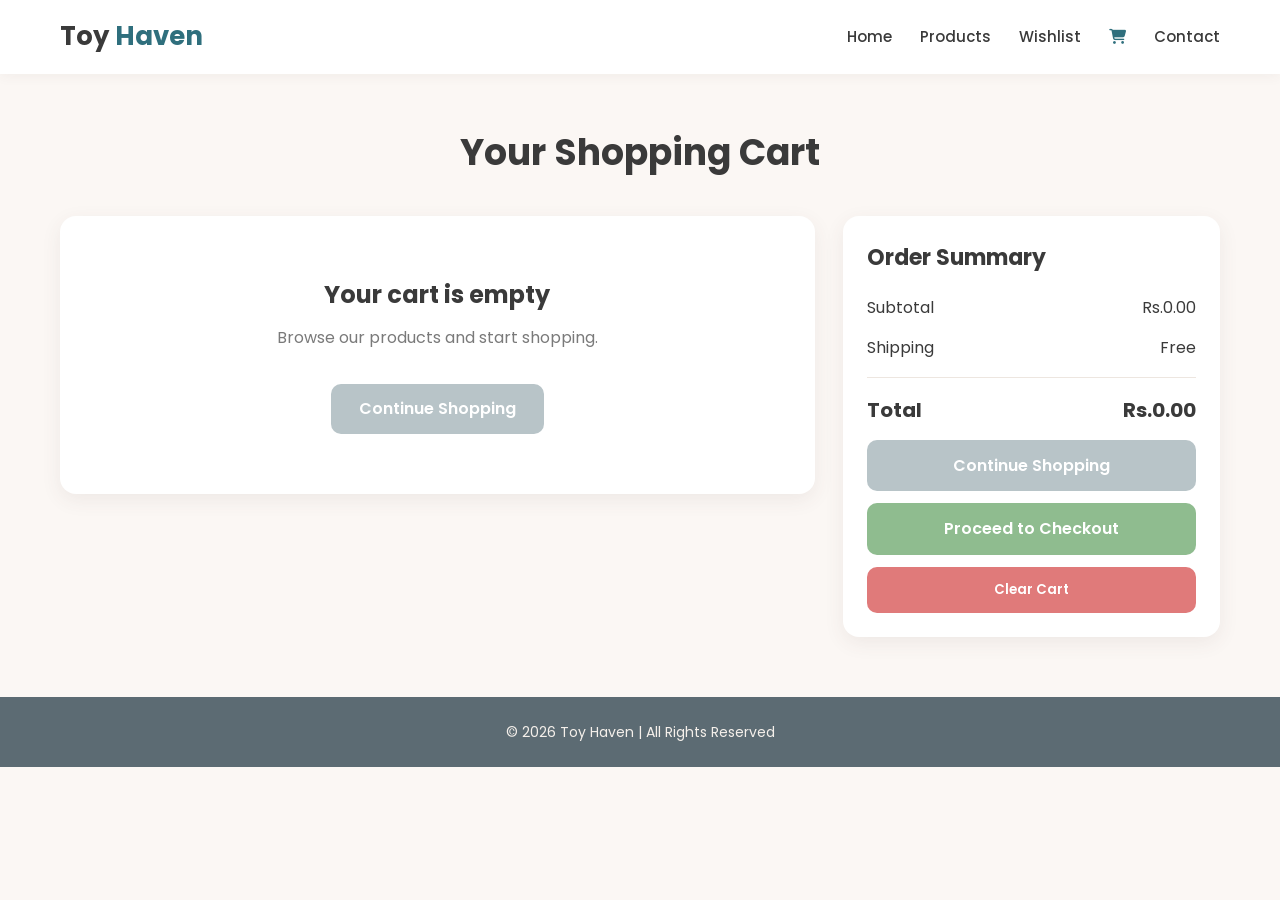
<file: cart.html>
<!DOCTYPE html>
<html lang="en">
<head>
    <meta charset="UTF-8">
    <meta name="viewport" content="width=device-width, initial-scale=1.0">
    <title>Shopping Cart | Toy Haven</title>

    <link href="https://fonts.googleapis.com/css2?family=Poppins:wght@300;400;500;600;700&display=swap" rel="stylesheet">
    <link rel="stylesheet" href="https://cdnjs.cloudflare.com/ajax/libs/font-awesome/6.5.1/css/all.min.css">
    <link rel="stylesheet" href="css/style.css">
    <link rel="stylesheet" href="css/cart.css">
</head>
<body>

<header>
    <nav class="navbar">
        <div class="logo">Toy <span>Haven</span></div>
        <ul class="nav-links">
            <li><a href="index.html">Home</a></li>
            <li><a href="products.html">Products</a></li>
            <li><a href="wishlist.html">Wishlist</a></li>
            <li>
                <a href="cart.html" class="cart-link active">
                    <i class="fa-solid fa-cart-shopping"></i>
                    <span class="cart-count hidden">0</span>
                </a>
            </li>
            <li><a href="contact.html">Contact</a></li>
        </ul>
        <button class="menu-btn" aria-label="Menu">
            <i class="fa-solid fa-bars"></i>
        </button>
    </nav>
</header>

<section class="cart-container">
    <h1>Your Shopping Cart</h1>

    <div class="cart-layout">
        <div class="cart-items" id="cartItems">
            <!-- LOADED BYJS -->
        </div>

        <div class="cart-summary">
            <h2>Order Summary</h2>
            <div class="summary-row">
                <span>Subtotal</span>
                <span id="subtotal">Rs.0.00</span>
            </div>
            <div class="summary-row">
                <span>Shipping</span>
                <span>Free</span>
            </div>
            <hr>
            <div class="summary-row total">
                <span>Total</span>
                <span id="total">Rs.0.00</span>
            </div>

            <a href="products.html" class="continue-btn">Continue Shopping</a>
            <a href="checkout.html" class="checkout-btn" id="checkoutBtn">Proceed to Checkout</a>
            <button class="clear-btn" id="clearCartBtn">Clear Cart</button>
        </div>
    </div>
</section>

<footer>
    <p>© 2026 Toy Haven | All Rights Reserved</p>
</footer>

<script src="js/main.js"></script>
<script src="js/cart.js"></script>
</body>
</html>
</file>
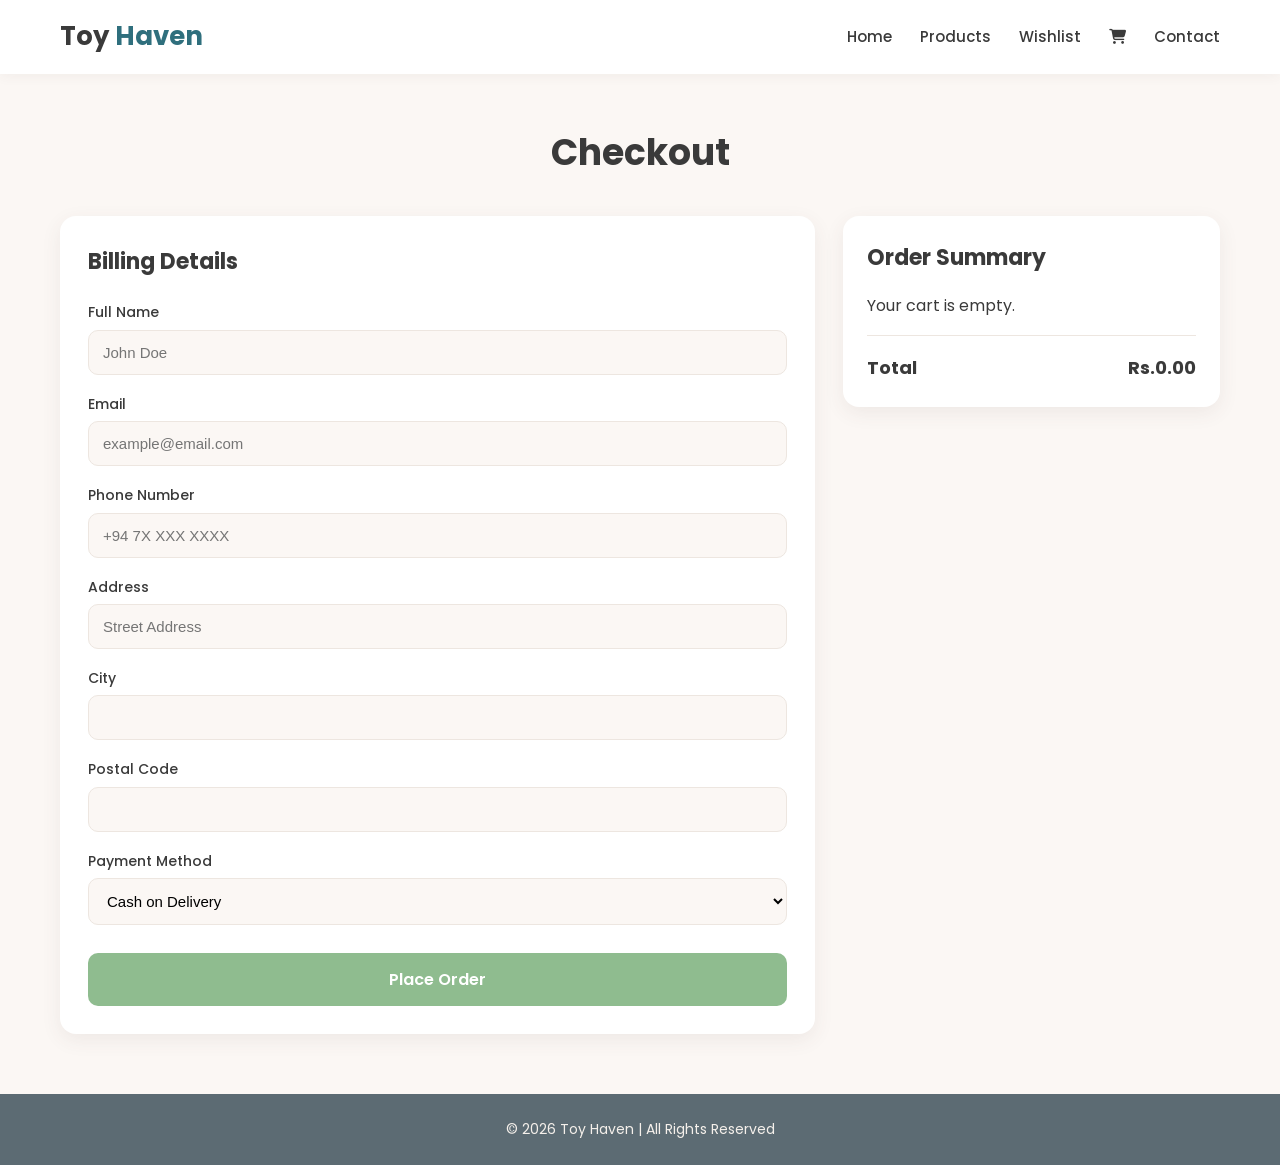
<file: checkout.html>
<!DOCTYPE html>
<html lang="en">
<head>
    <meta charset="UTF-8">
    <meta name="viewport" content="width=device-width, initial-scale=1.0">
    <title>Checkout | Toy Haven</title>

    <link href="https://fonts.googleapis.com/css2?family=Poppins:wght@300;400;500;600;700&display=swap" rel="stylesheet">
    <link rel="stylesheet" href="https://cdnjs.cloudflare.com/ajax/libs/font-awesome/6.5.1/css/all.min.css">
    <link rel="stylesheet" href="css/style.css">
    <link rel="stylesheet" href="css/checkout.css">
</head>
<body>

<header>
    <nav class="navbar">
        <div class="logo">Toy <span>Haven</span></div>
        <ul class="nav-links">
            <li><a href="index.html">Home</a></li>
            <li><a href="products.html">Products</a></li>
            <li><a href="wishlist.html">Wishlist</a></li>
            <li>
                <a href="cart.html" class="cart-link">
                    <i class="fa-solid fa-cart-shopping"></i>
                    <span class="cart-count hidden">0</span>
                </a>
            </li>
            <li><a href="contact.html">Contact</a></li>
        </ul>
        <button class="menu-btn" aria-label="Menu">
            <i class="fa-solid fa-bars"></i>
        </button>
    </nav>
</header>

<section class="checkout">
    <h1>Checkout</h1>

    <div class="checkout-container">
        <div class="checkout-form">
            <h2>Billing Details</h2>
            <form id="checkoutForm">
                <div class="form-group">
                    <label for="name">Full Name</label>
                    <input type="text" id="name" placeholder="John Doe" required>
                </div>
                <div class="form-group">
                    <label for="email">Email</label>
                    <input type="email" id="email" placeholder="example@email.com" required>
                </div>
                <div class="form-group">
                    <label for="phone">Phone Number</label>
                    <input type="tel" id="phone" placeholder="+94 7X XXX XXXX" required>
                </div>
                <div class="form-group">
                    <label for="address">Address</label>
                    <input type="text" id="address" placeholder="Street Address" required>
                </div>
                <div class="form-group">
                    <label for="city">City</label>
                    <input type="text" id="city" required>
                </div>
                <div class="form-group">
                    <label for="postal">Postal Code</label>
                    <input type="text" id="postal" required>
                </div>
                <div class="form-group">
                    <label for="payment">Payment Method</label>
                    <select id="payment">
                        <option>Cash on Delivery</option>
                        <option>Credit Card</option>
                        <option>Debit Card</option>
                        <option>PayPal</option>
                    </select>
                </div>
                <button type="submit" class="place-order">Place Order</button>
            </form>
        </div>

        <div class="order-summary">
            <h2>Order Summary</h2>
            <div id="orderItems"></div>
            <hr>
            <div class="summary-row">
                <span>Total</span>
                <span id="orderTotal">Rs.0.00</span>
            </div>
        </div>
    </div>
</section>

<footer>
    <p>© 2026 Toy Haven | All Rights Reserved</p>
</footer>

<script src="js/main.js"></script>
<script src="js/checkout.js"></script>
</body>
</html>
</file>
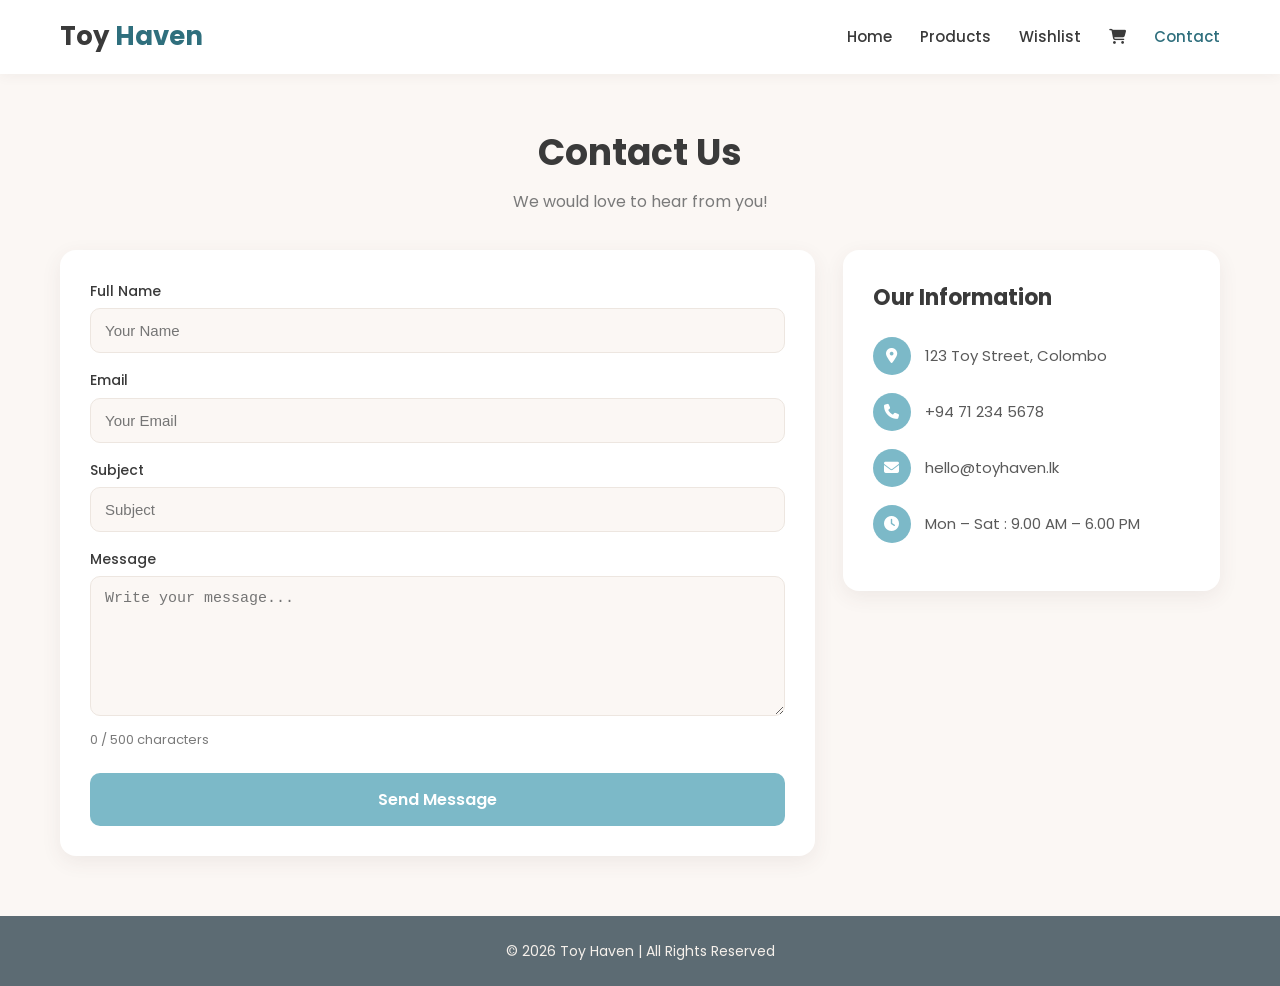
<file: contact.html>
<!DOCTYPE html>
<html lang="en">
<head>
    <meta charset="UTF-8">
    <meta name="viewport" content="width=device-width, initial-scale=1.0">
    <title>Contact Us | Toy Haven</title>

    <link href="https://fonts.googleapis.com/css2?family=Poppins:wght@300;400;500;600;700&display=swap" rel="stylesheet">
    <link rel="stylesheet" href="https://cdnjs.cloudflare.com/ajax/libs/font-awesome/6.5.1/css/all.min.css">
    <link rel="stylesheet" href="css/style.css">
    <link rel="stylesheet" href="css/contact.css">
</head>
<body>

<header>
    <nav class="navbar">
        <div class="logo">Toy <span>Haven</span></div>
        <ul class="nav-links">
            <li><a href="index.html">Home</a></li>
            <li><a href="products.html">Products</a></li>
            <li><a href="wishlist.html">Wishlist</a></li>
            <li>
                <a href="cart.html" class="cart-link">
                    <i class="fa-solid fa-cart-shopping"></i>
                    <span class="cart-count hidden">0</span>
                </a>
            </li>
            <li><a href="contact.html" class="active">Contact</a></li>
        </ul>
        <button class="menu-btn" aria-label="Menu">
            <i class="fa-solid fa-bars"></i>
        </button>
    </nav>
</header>

<section class="contact">
    <h1>Contact Us</h1>
    <p>We would love to hear from you!</p>

    <div class="contact-container">
        <div class="contact-form">
            <form id="feedbackForm">
                <label for="name">Full Name</label>
                <input type="text" id="name" placeholder="Your Name" required>

                <label for="email">Email</label>
                <input type="email" id="email" placeholder="Your Email" required>

                <label for="subject">Subject</label>
                <input type="text" id="subject" placeholder="Subject" required>

                <label for="message">Message</label>
                <textarea id="message" rows="6" placeholder="Write your message..." maxlength="500" required></textarea>
                <small class="char-count" id="charCount">0 / 500 characters</small>

                <button type="submit">Send Message</button>
            </form>
        </div>

        <div class="contact-info">
            <h2>Our Information</h2>
            <p><i class="fa-solid fa-location-dot"></i> 123 Toy Street, Colombo</p>
            <p><i class="fa-solid fa-phone"></i> +94 71 234 5678</p>
            <p><i class="fa-solid fa-envelope"></i> hello@toyhaven.lk</p>
            <p><i class="fa-solid fa-clock"></i> Mon – Sat : 9.00 AM – 6.00 PM</p>
        </div>
    </div>
</section>

<footer>
    <p>© 2026 Toy Haven | All Rights Reserved</p>
</footer>

<script src="js/main.js"></script>
<script src="js/contact.js"></script>
</body>
</html>
</file>
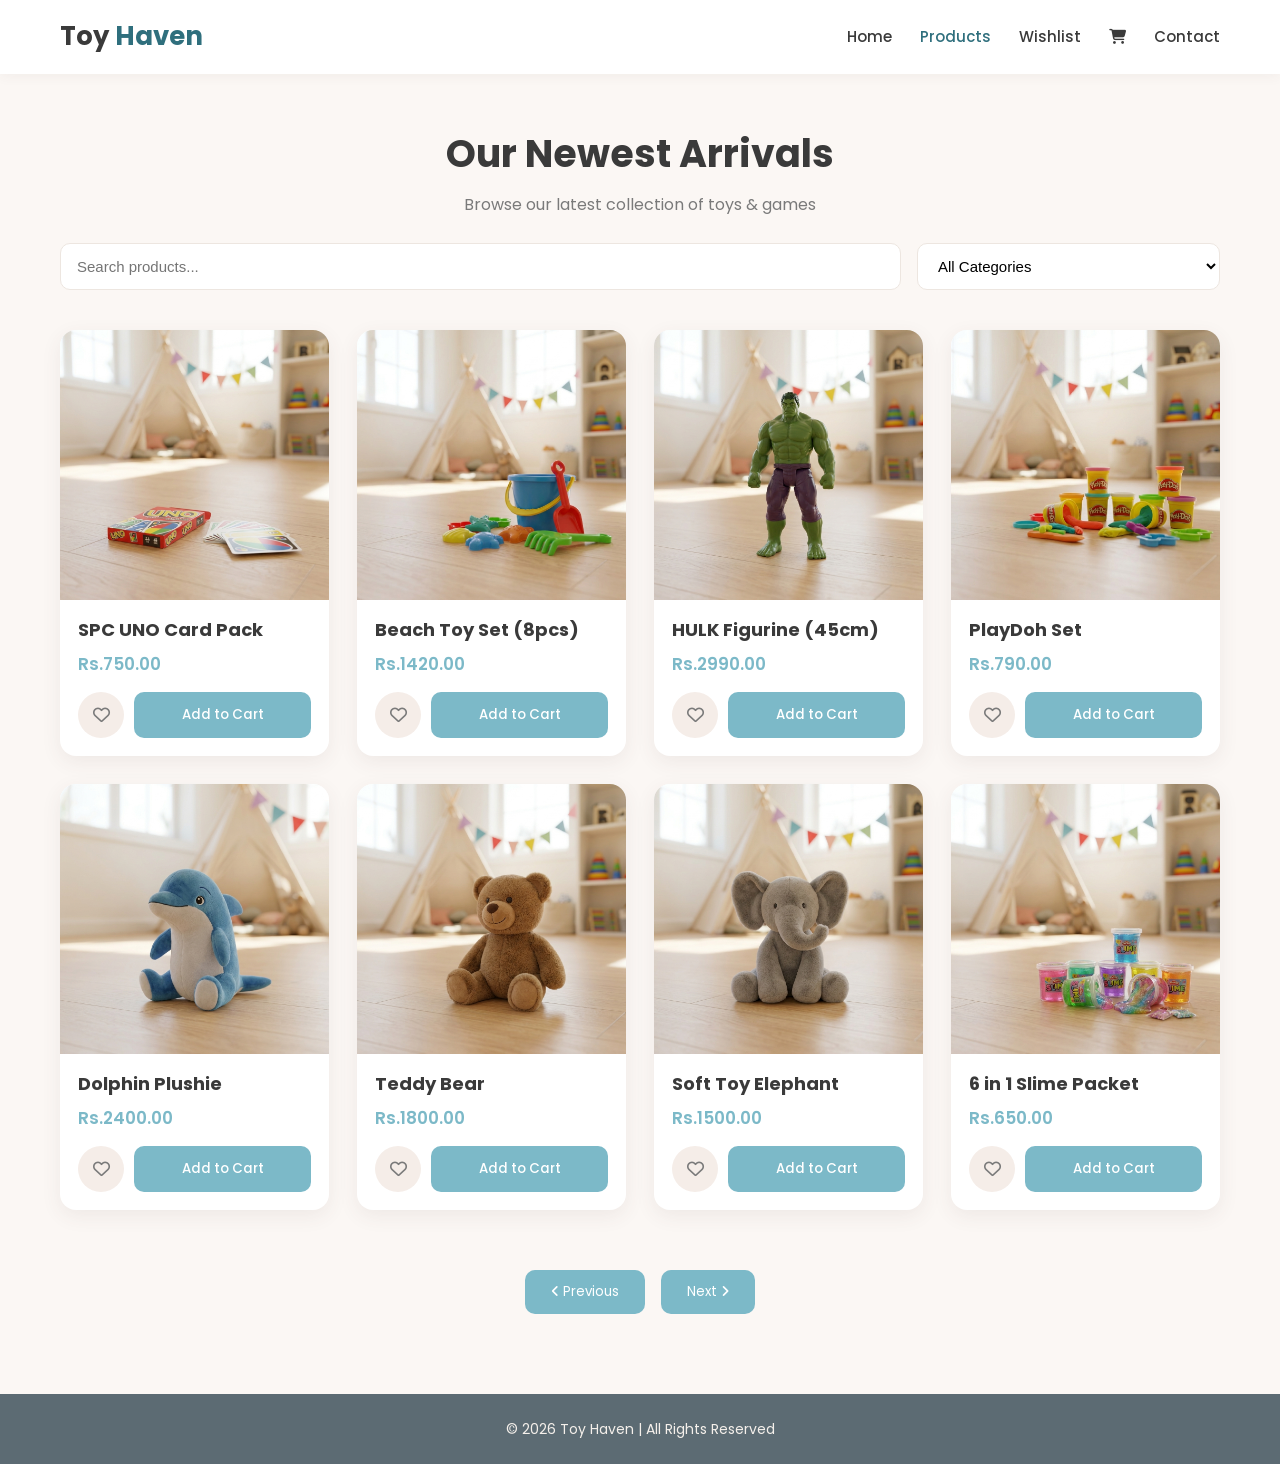
<file: products.html>
<!DOCTYPE html>
<html lang="en">
<head>
    <meta charset="UTF-8">
    <meta name="viewport" content="width=device-width, initial-scale=1.0">
    <title>Products | Toy Haven</title>

    <link href="https://fonts.googleapis.com/css2?family=Poppins:wght@300;400;500;600;700&display=swap" rel="stylesheet">
    <link rel="stylesheet" href="https://cdnjs.cloudflare.com/ajax/libs/font-awesome/6.5.1/css/all.min.css">
    <link rel="stylesheet" href="css/style.css">
    <link rel="stylesheet" href="css/products.css">
</head>
<body>

<header>
    <nav class="navbar">
        <div class="logo">Toy <span>Haven</span></div>
        <ul class="nav-links">
            <li><a href="index.html">Home</a></li>
            <li><a href="products.html" class="active">Products</a></li>
            <li><a href="wishlist.html">Wishlist</a></li>
            <li>
                <a href="cart.html" class="cart-link">
                    <i class="fa-solid fa-cart-shopping"></i>
                    <span class="cart-count hidden">0</span>
                </a>
            </li>
            <li><a href="contact.html">Contact</a></li>
        </ul>
        <button class="menu-btn" aria-label="Menu">
            <i class="fa-solid fa-bars"></i>
        </button>
    </nav>
</header>

<section class="page-title">
    <h1>Our Newest Arrivals</h1>
    <p>Browse our latest collection of toys & games</p>
</section>

<section class="product-controls">
    <input type="text" id="search" placeholder="Search products...">
    <select id="category">
        <option value="all">All Categories</option>
        <option value="beach">Beach Toys</option>
        <option value="dolls">Dolls</option>
        <option value="soft">Soft Toys</option>
        <option value="cards">Cards</option>
        <option value="board">Board Games</option>
        <option value="figurine">Figurines</option>
    </select>
</section>

<section class="products">
    <div class="product-grid" id="productGrid">

        <div class="product-card" data-category="cards">
            <img src="images/product1.jpg" alt="SPC UNO Card Pack">
            <h3>SPC UNO Card Pack</h3>
            <p class="price">Rs.750.00</p>
            <div class="product-buttons">
                <button class="wishlist-btn" title="Add to Wishlist"><i class="fa-regular fa-heart"></i></button>
                <button class="cart-btn" data-name="SPC UNO Card Pack" data-price="750" data-image="images/product1.jpg">Add to Cart</button>
            </div>
        </div>

        <div class="product-card" data-category="beach">
            <img src="images/product2.jpg" alt="Beach Toy Set">
            <h3>Beach Toy Set (8pcs)</h3>
            <p class="price">Rs.1420.00</p>
            <div class="product-buttons">
                <button class="wishlist-btn" title="Add to Wishlist"><i class="fa-regular fa-heart"></i></button>
                <button class="cart-btn" data-name="Beach Toy Set (8pcs)" data-price="1420" data-image="images/product2.jpg">Add to Cart</button>
            </div>
        </div>

        <div class="product-card" data-category="figurine">
            <img src="images/product3.jpg" alt="HULK Figurine">
            <h3>HULK Figurine (45cm)</h3>
            <p class="price">Rs.2990.00</p>
            <div class="product-buttons">
                <button class="wishlist-btn" title="Add to Wishlist"><i class="fa-regular fa-heart"></i></button>
                <button class="cart-btn" data-name="HULK Figurine (45cm)" data-price="2990" data-image="images/product3.jpg">Add to Cart</button>
            </div>
        </div>

        <div class="product-card" data-category="soft">
            <img src="images/product4.jpg" alt="PlayDoh Set">
            <h3>PlayDoh Set</h3>
            <p class="price">Rs.790.00</p>
            <div class="product-buttons">
                <button class="wishlist-btn" title="Add to Wishlist"><i class="fa-regular fa-heart"></i></button>
                <button class="cart-btn" data-name="PlayDoh Set" data-price="790" data-image="images/product4.jpg">Add to Cart</button>
            </div>
        </div>

        <div class="product-card" data-category="soft">
            <img src="images/product5.jpg" alt="Dolphin Plushie">
            <h3>Dolphin Plushie</h3>
            <p class="price">Rs.2400.00</p>
            <div class="product-buttons">
                <button class="wishlist-btn" title="Add to Wishlist"><i class="fa-regular fa-heart"></i></button>
                <button class="cart-btn" data-name="Dolphin Plushie" data-price="2400" data-image="images/product5.jpg">Add to Cart</button>
            </div>
        </div>

        <div class="product-card" data-category="soft">
            <img src="images/product6.jpg" alt="Teddy Bear">
            <h3>Teddy Bear</h3>
            <p class="price">Rs.1800.00</p>
            <div class="product-buttons">
                <button class="wishlist-btn" title="Add to Wishlist"><i class="fa-regular fa-heart"></i></button>
                <button class="cart-btn" data-name="Teddy Bear" data-price="1800" data-image="images/product6.jpg">Add to Cart</button>
            </div>
        </div>

        <div class="product-card" data-category="soft">
            <img src="images/product7.jpg" alt="Soft Toy Elephant">
            <h3>Soft Toy Elephant</h3>
            <p class="price">Rs.1500.00</p>
            <div class="product-buttons">
                <button class="wishlist-btn" title="Add to Wishlist"><i class="fa-regular fa-heart"></i></button>
                <button class="cart-btn" data-name="Soft Toy Elephant" data-price="1500" data-image="images/product7.jpg">Add to Cart</button>
            </div>
        </div>

        <div class="product-card" data-category="soft">
            <img src="images/product8.jpg" alt="6 in 1 Slime Packet">
            <h3>6 in 1 Slime Packet</h3>
            <p class="price">Rs.650.00</p>
            <div class="product-buttons">
                <button class="wishlist-btn" title="Add to Wishlist"><i class="fa-regular fa-heart"></i></button>
                <button class="cart-btn" data-name="6 in 1 Slime Packet" data-price="650" data-image="images/product8.jpg">Add to Cart</button>
            </div>
        </div>

    </div>
</section>

<section class="pagination">
    <button class="page-btn" id="prevPage"><i class="fa-solid fa-angle-left"></i> Previous</button>
    <button class="page-btn" id="nextPage">Next <i class="fa-solid fa-angle-right"></i></button>
</section>

<footer>
    <p>© 2026 Toy Haven | All Rights Reserved</p>
</footer>

<script src="js/main.js"></script>
<script src="js/products.js"></script>
</body>
</html>
</file>
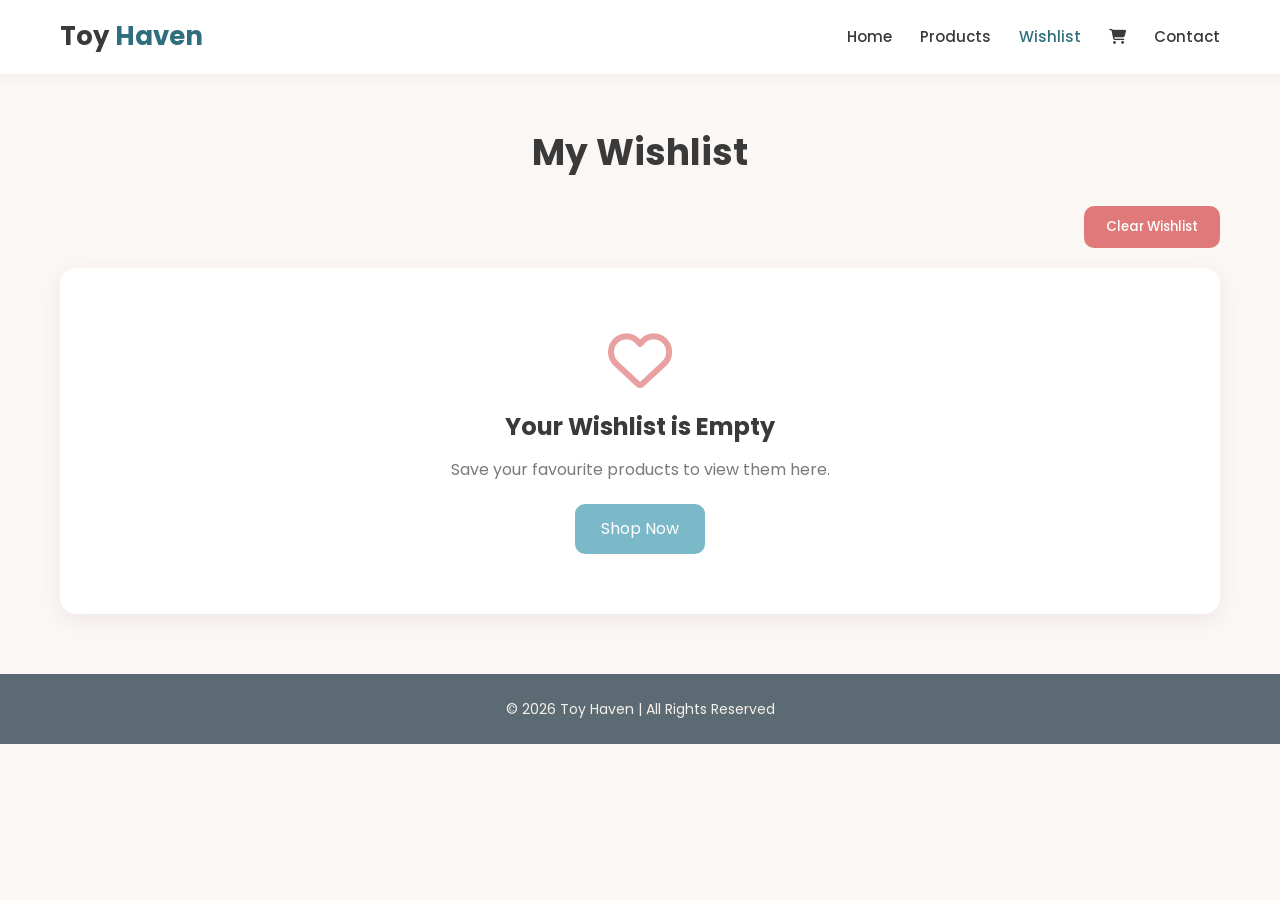
<file: wishlist.html>
<!DOCTYPE html>
<html lang="en">
<head>
    <meta charset="UTF-8">
    <meta name="viewport" content="width=device-width, initial-scale=1.0">
    <title>Wishlist | Toy Haven</title>

    <link href="https://fonts.googleapis.com/css2?family=Poppins:wght@300;400;500;600;700&display=swap" rel="stylesheet">
    <link rel="stylesheet" href="https://cdnjs.cloudflare.com/ajax/libs/font-awesome/6.5.1/css/all.min.css">
    <link rel="stylesheet" href="css/style.css">
    <link rel="stylesheet" href="css/wishlist.css">
</head>
<body>

<header>
    <nav class="navbar">
        <div class="logo">Toy <span>Haven</span></div>
        <ul class="nav-links">
            <li><a href="index.html">Home</a></li>
            <li><a href="products.html">Products</a></li>
            <li><a href="wishlist.html" class="active">Wishlist</a></li>
            <li>
                <a href="cart.html" class="cart-link">
                    <i class="fa-solid fa-cart-shopping"></i>
                    <span class="cart-count hidden">0</span>
                </a>
            </li>
            <li><a href="contact.html">Contact</a></li>
        </ul>
        <button class="menu-btn" aria-label="Menu">
            <i class="fa-solid fa-bars"></i>
        </button>
    </nav>
</header>

<section class="wishlist">
    <h1>My Wishlist</h1>
    <div class="wishlist-actions">
        <button class="clear-btn" id="clearWishlist">Clear Wishlist</button>
    </div>
    <div id="wishlistContainer" class="wishlist-grid">
        <!-- LOADED BY JS -->
    </div>
</section>

<footer>
    <p>© 2026 Toy Haven | All Rights Reserved</p>
</footer>

<script src="js/main.js"></script>
<script src="js/wishlist.js"></script>
</body>
</html>
</file>
<file: css/style.css>
:root {
    --bg: #FBF7F4;
    --surface: #FFFFFF;
    --text: #3A3A3A;
    --text-muted: #7A7A7A;
    --primary: #2F6F7D;          /* soft teal-blue */
    --primary-dark: #245661;
    --accent: #E8A0A0;           /* soft peach/coral */
    --accent-dark: #D88A8A;
    --success: #8FBC8F;          /* soft sage green */
    --success-dark: #76A876;
    --danger: #E07A7A;           /* soft rose */
    --danger-dark: #C96A6A;
    --border: #EDE6E0;
    --shadow: 0 6px 20px rgba(90, 70, 60, 0.08);
    --radius: 14px;
}

* {
    margin: 0;
    padding: 0;
    box-sizing: border-box;
}

body {
    font-family: 'Poppins', sans-serif;
    background: var(--bg);
    color: var(--text);
    line-height: 1.6;
}

a {
    text-decoration: none;
    color: inherit;
}

ul {
    list-style: none;
}

img {
    max-width: 100%;
    display: block;
}

button {
    cursor: pointer;
    border: none;
    font-family: inherit;
}

/* NAVBAR */

header {
    background: var(--surface);
    box-shadow: 0 2px 12px rgba(90, 70, 60, 0.06);
    position: sticky;
    top: 0;
    z-index: 1000;
}

.navbar {
    max-width: 1200px;
    margin: auto;
    padding: 16px 20px;
    display: flex;
    justify-content: space-between;
    align-items: center;
}

.logo {
    font-size: 26px;
    font-weight: 700;
    color: var(--text);
}

.logo span {
    color: var(--primary);
}

.nav-links {
    display: flex;
    gap: 28px;
    align-items: center;
}

.nav-links a {
    font-weight: 500;
    font-size: 15px;
    transition: 0.3s;
    color: var(--text);
}

.nav-links a:hover,
.nav-links a.active {
    color: var(--primary);
}

.cart-link {
    position: relative;
}

.cart-count {
    position: absolute;
    top: -8px;
    right: -12px;
    background: var(--accent);
    color: #fff;
    font-size: 11px;
    font-weight: 600;
    width: 18px;
    height: 18px;
    border-radius: 50%;
    display: flex;
    align-items: center;
    justify-content: center;
}

.cart-count.hidden {
    display: none;
}

.menu-btn {
    display: none;
    font-size: 24px;
    background: none;
    color: var(--text);
}

/* FOOTER*/

footer {
    margin-top: 60px;
    background: #5C6B73;
    color: #F5F0EB;
    text-align: center;
    padding: 24px 20px;
}

footer p {
    font-size: 14px;
}

/* NOTIFICATION TOAST*/

.notification {
    position: fixed;
    top: 20px;
    right: 20px;
    background: var(--success);
    color: #fff;
    padding: 14px 20px;
    border-radius: 12px;
    box-shadow: var(--shadow);
    opacity: 0;
    transform: translateY(-20px);
    transition: 0.3s ease;
    z-index: 9999;
    font-size: 14px;
    max-width: 320px;
}

.notification.show {
    opacity: 1;
    transform: translateY(0);
}

.notification.error {
    background: var(--danger);
}

/* COMMON BUTTONS */

.btn {
    display: inline-block;
    padding: 12px 28px;
    background: var(--primary);
    color: #fff;
    border-radius: 10px;
    font-weight: 500;
    transition: 0.3s;
}

.btn:hover {
    background: var(--primary-dark);
}

.btn-primary {
    background: var(--primary);
}

.btn-primary:hover {
    background: var(--primary-dark);
}

.btn-success {
    background: var(--success);
}

.btn-success:hover {
    background: var(--success-dark);
}

.btn-danger {
    background: var(--danger);
}

.btn-danger:hover {
    background: var(--danger-dark);
}

/* RESPONSIVE NAV */

@media (max-width: 768px) {
    .menu-btn {
        display: block;
    }

    .nav-links {
        display: none;
        position: absolute;
        top: 100%;
        left: 0;
        right: 0;
        background: var(--surface);
        flex-direction: column;
        padding: 20px;
        gap: 16px;
        box-shadow: 0 10px 24px rgba(90, 70, 60, 0.1);
    }

    .nav-links.active {
        display: flex;
    }
}
</file>
<file: css/cart.css>
.cart-container {
    max-width: 1200px;
    margin: 50px auto;
    padding: 0 20px;
}

.cart-container h1 {
    text-align: center;
    font-size: 36px;
    margin-bottom: 35px;
    color: #3A3A3A;
}

.cart-layout {
    display: grid;
    grid-template-columns: 2fr 1fr;
    gap: 28px;
}

.cart-items {
    display: flex;
    flex-direction: column;
    gap: 18px;
}

.cart-item {
    background: #fff;
    border-radius: 16px;
    padding: 18px;
    display: grid;
    grid-template-columns: 110px 1fr auto auto auto;
    gap: 18px;
    align-items: center;
    box-shadow: 0 6px 20px rgba(90, 70, 60, 0.08);
}

.cart-item img {
    width: 110px;
    height: 110px;
    object-fit: cover;
    border-radius: 12px;
}

.cart-details h3 {
    font-size: 17px;
    margin-bottom: 6px;
    color: #3A3A3A;
}

.cart-details p {
    color: #7CB9C8;
    font-weight: 600;
}

.quantity {
    display: flex;
    align-items: center;
    gap: 10px;
}

.quantity button {
    width: 34px;
    height: 34px;
    border-radius: 50%;
    background: #7CB9C8;
    color: #fff;
    font-size: 16px;
}

.quantity button:hover {
    background: #5FA3B3;
}

.quantity span {
    min-width: 24px;
    text-align: center;
    font-size: 16px;
}

.item-total {
    font-size: 18px;
    font-weight: 700;
    color: #3A3A3A;
}

.remove-btn {
    width: 42px;
    height: 42px;
    border-radius: 50%;
    background: #E07A7A;
    color: #fff;
    transition: 0.3s;
}

.remove-btn:hover {
    background: #C96A6A;
}

.cart-summary {
    background: #fff;
    padding: 24px;
    border-radius: 16px;
    height: fit-content;
    box-shadow: 0 6px 20px rgba(90, 70, 60, 0.08);
}

.cart-summary h2 {
    margin-bottom: 20px;
    font-size: 22px;
    color: #3A3A3A;
}

.summary-row {
    display: flex;
    justify-content: space-between;
    margin-bottom: 14px;
    font-size: 16px;
}

.summary-row.total {
    font-size: 20px;
    font-weight: 700;
}

.cart-summary hr {
    margin: 16px 0;
    border: none;
    border-top: 1px solid #EDE6E0;
}

.continue-btn,
.checkout-btn,
.clear-btn {
    display: block;
    width: 100%;
    text-align: center;
    padding: 13px;
    margin-top: 12px;
    border-radius: 10px;
    font-weight: 600;
    transition: 0.3s;
}

.continue-btn {
    background: #B8C4C8;
    color: #fff;
}

.continue-btn:hover {
    background: #9AA8AD;
}

.checkout-btn {
    background: #8FBC8F;
    color: #fff;
}

.checkout-btn:hover {
    background: #76A876;
}

.clear-btn {
    background: #E07A7A;
    color: #fff;
}

.clear-btn:hover {
    background: #C96A6A;
}

.empty-cart {
    background: #fff;
    text-align: center;
    padding: 60px 30px;
    border-radius: 16px;
    box-shadow: 0 6px 20px rgba(90, 70, 60, 0.08);
}

.empty-cart h2 {
    margin-bottom: 10px;
    color: #3A3A3A;
}

.empty-cart p {
    color: #7A7A7A;
    margin-bottom: 22px;
}

@media (max-width: 900px) {
    .cart-layout { grid-template-columns: 1fr; }
}

@media (max-width: 600px) {
    .cart-item {
        grid-template-columns: 1fr;
        text-align: center;
    }
    .cart-item img { margin: 0 auto; }
    .quantity { justify-content: center; }
    .remove-btn { margin: 0 auto; }
}
</file>
<file: css/checkout.css>
.checkout {
    max-width: 1200px;
    margin: 50px auto;
    padding: 0 20px;
}

.checkout h1 {
    text-align: center;
    font-size: 36px;
    margin-bottom: 35px;
    color: #3A3A3A;
}

.checkout-container {
    display: grid;
    grid-template-columns: 2fr 1fr;
    gap: 28px;
}

.checkout-form {
    background: #fff;
    padding: 28px;
    border-radius: 16px;
    box-shadow: 0 6px 20px rgba(90, 70, 60, 0.08);
}

.checkout-form h2 {
    margin-bottom: 22px;
    font-size: 22px;
    color: #3A3A3A;
}

.form-group {
    margin-bottom: 18px;
}

.form-group label {
    display: block;
    margin-bottom: 6px;
    font-weight: 500;
    font-size: 14px;
    color: #3A3A3A;
}

.form-group input,
.form-group select {
    width: 100%;
    padding: 13px 14px;
    border: 1px solid #EDE6E0;
    border-radius: 10px;
    font-size: 15px;
    background: #FBF7F4;
    transition: 0.3s;
}

.form-group input:focus,
.form-group select:focus {
    border-color: #7CB9C8;
    outline: none;
    background: #fff;
}

.place-order {
    width: 100%;
    background: #8FBC8F;
    color: #fff;
    padding: 14px;
    border-radius: 10px;
    font-size: 16px;
    font-weight: 600;
    margin-top: 10px;
    transition: 0.3s;
}

.place-order:hover {
    background: #76A876;
}

.order-summary {
    background: #fff;
    padding: 24px;
    border-radius: 16px;
    box-shadow: 0 6px 20px rgba(90, 70, 60, 0.08);
    height: fit-content;
}

.order-summary h2 {
    margin-bottom: 18px;
    font-size: 22px;
    color: #3A3A3A;
}

.order-item {
    display: flex;
    justify-content: space-between;
    padding: 10px 0;
    border-bottom: 1px solid #EDE6E0;
    font-size: 14px;
}

.order-item:last-child {
    border-bottom: none;
}

.summary-row {
    display: flex;
    justify-content: space-between;
    margin-top: 18px;
    font-size: 18px;
    font-weight: 700;
    color: #3A3A3A;
}

.order-summary hr {
    margin: 16px 0;
    border: none;
    border-top: 1px solid #EDE6E0;
}

@media (max-width: 900px) {
    .checkout-container { grid-template-columns: 1fr; }
}

@media (max-width: 500px) {
    .checkout h1 { font-size: 28px; }
    .checkout-form, .order-summary { padding: 20px; }
}
</file>
<file: css/contact.css>
.contact {
    max-width: 1200px;
    margin: 50px auto;
    padding: 0 20px;
}

.contact h1 {
    text-align: center;
    font-size: 36px;
    margin-bottom: 8px;
    color: #3A3A3A;
}

.contact > p {
    text-align: center;
    color: #7A7A7A;
    margin-bottom: 35px;
}

.contact-container {
    display: grid;
    grid-template-columns: 2fr 1fr;
    gap: 28px;
}

.contact-form {
    background: #fff;
    padding: 30px;
    border-radius: 16px;
    box-shadow: 0 6px 20px rgba(90, 70, 60, 0.08);
}

.contact-form label {
    display: block;
    margin-top: 16px;
    margin-bottom: 6px;
    font-weight: 500;
    font-size: 14px;
    color: #3A3A3A;
}

.contact-form label:first-of-type {
    margin-top: 0;
}

.contact-form input,
.contact-form textarea {
    width: 100%;
    padding: 13px 14px;
    border: 1px solid #EDE6E0;
    border-radius: 10px;
    font-size: 15px;
    outline: none;
    background: #FBF7F4;
    transition: 0.3s;
}

.contact-form input:focus,
.contact-form textarea:focus {
    border-color: #7CB9C8;
    background: #fff;
}

.contact-form textarea {
    resize: vertical;
    min-height: 140px;
}

.contact-form button {
    width: 100%;
    margin-top: 22px;
    padding: 14px;
    background: #7CB9C8;
    color: #fff;
    font-size: 16px;
    font-weight: 600;
    border-radius: 10px;
    transition: 0.3s;
}

.contact-form button:hover {
    background: #5FA3B3;
}

.char-count {
    display: block;
    margin-top: 6px;
    font-size: 13px;
    color: #7A7A7A;
}

.contact-info {
    background: #fff;
    padding: 30px;
    border-radius: 16px;
    box-shadow: 0 6px 20px rgba(90, 70, 60, 0.08);
    height: fit-content;
}

.contact-info h2 {
    margin-bottom: 22px;
    font-size: 22px;
    color: #3A3A3A;
}

.contact-info p {
    display: flex;
    align-items: center;
    margin-bottom: 18px;
    color: #5A5A5A;
    font-size: 15px;
}

.contact-info i {
    width: 38px;
    height: 38px;
    display: flex;
    align-items: center;
    justify-content: center;
    background: #7CB9C8;
    color: #fff;
    border-radius: 50%;
    margin-right: 14px;
    flex-shrink: 0;
}

@media (max-width: 900px) {
    .contact-container { grid-template-columns: 1fr; }
}

@media (max-width: 500px) {
    .contact h1 { font-size: 28px; }
    .contact-form, .contact-info { padding: 22px; }
}
</file>
<file: css/products.css>
.page-title {
    text-align: center;
    padding: 50px 20px 25px;
}

.page-title h1 {
    font-size: 38px;
    margin-bottom: 8px;
    color: #3A3A3A;
}

.page-title p {
    color: #7A7A7A;
    font-size: 16px;
}

.product-controls {
    max-width: 1200px;
    margin: 0 auto 10px;
    padding: 0 20px;
    display: flex;
    gap: 16px;
}

.product-controls input {
    flex: 3;
    padding: 13px 16px;
    border: 1px solid #EDE6E0;
    border-radius: 10px;
    font-size: 15px;
    outline: none;
    background: #fff;
    transition: 0.3s;
}

.product-controls input:focus {
    border-color: #7CB9C8;
}

.product-controls select {
    flex: 1;
    padding: 13px 16px;
    border: 1px solid #EDE6E0;
    border-radius: 10px;
    font-size: 15px;
    background: #fff;
    cursor: pointer;
}

.products {
    max-width: 1200px;
    margin: auto;
    padding: 30px 20px 40px;
}

.product-grid {
    display: grid;
    grid-template-columns: repeat(auto-fit, minmax(260px, 1fr));
    gap: 28px;
}

.product-card {
    background: #fff;
    border-radius: 16px;
    overflow: hidden;
    box-shadow: 0 6px 20px rgba(90, 70, 60, 0.08);
    transition: 0.3s;
    position: relative;
}

.product-card:hover {
    transform: translateY(-6px);
    box-shadow: 0 12px 28px rgba(90, 70, 60, 0.12);
}

.product-card img {
    height: 270px;
    width: 100%;
    object-fit: cover;
}

.product-card h3 {
    padding: 16px 18px 6px;
    font-size: 18px;
    color: #3A3A3A;
}

.product-card .price {
    color: #7CB9C8;
    font-weight: 600;
    font-size: 17px;
    padding: 0 18px 14px;
}

.product-buttons {
    display: flex;
    gap: 10px;
    padding: 0 18px 18px;
}

.wishlist-btn {
    width: 46px;
    height: 46px;
    border-radius: 50%;
    background: #F5EDE8;
    font-size: 17px;
    color: #7A7A7A;
    transition: 0.3s;
    display: flex;
    align-items: center;
    justify-content: center;
}

.wishlist-btn:hover,
.wishlist-btn.active {
    background: #E8A0A0;
    color: #fff;
}

.cart-btn {
    flex: 1;
    background: #7CB9C8;
    color: #fff;
    padding: 12px;
    border-radius: 10px;
    font-weight: 500;
    transition: 0.3s;
}

.cart-btn:hover {
    background: #5FA3B3;
}

.pagination {
    display: flex;
    justify-content: center;
    gap: 16px;
    padding: 20px;
}

.page-btn {
    background: #7CB9C8;
    color: #fff;
    padding: 12px 26px;
    border-radius: 10px;
    transition: 0.3s;
}

.page-btn:hover {
    background: #5FA3B3;
}

@media (max-width: 768px) {
    .product-controls { flex-direction: column; }
    .page-title h1 { font-size: 30px; }
    .product-grid { grid-template-columns: repeat(2, 1fr); }
}

@media (max-width: 500px) {
    .product-grid { grid-template-columns: 1fr; }
    .product-card img { height: 240px; }
}
</file>
<file: css/wishlist.css>
.wishlist {
    max-width: 1200px;
    margin: 50px auto;
    padding: 0 20px;
}

.wishlist h1 {
    text-align: center;
    font-size: 36px;
    margin-bottom: 25px;
    color: #3A3A3A;
}

.wishlist-actions {
    display: flex;
    justify-content: flex-end;
    margin-bottom: 20px;
}

.clear-btn {
    background: #E07A7A;
    color: #fff;
    padding: 11px 22px;
    border-radius: 10px;
    font-weight: 500;
    transition: 0.3s;
}

.clear-btn:hover {
    background: #C96A6A;
}

.wishlist-grid {
    display: grid;
    grid-template-columns: repeat(auto-fit, minmax(280px, 1fr));
    gap: 28px;
}

.wishlist-card {
    background: #fff;
    border-radius: 16px;
    overflow: hidden;
    box-shadow: 0 6px 20px rgba(90, 70, 60, 0.08);
    transition: 0.3s;
}

.wishlist-card:hover {
    transform: translateY(-6px);
}

.wishlist-card img {
    width: 100%;
    height: 260px;
    object-fit: cover;
}

.wishlist-info {
    padding: 18px;
}

.wishlist-info h3 {
    font-size: 18px;
    margin-bottom: 6px;
    color: #3A3A3A;
}

.wishlist-info .price {
    color: #7CB9C8;
    font-weight: 600;
    font-size: 17px;
}

.wishlist-buttons {
    display: flex;
    gap: 10px;
    padding: 0 18px 18px;
}

.cart-btn {
    flex: 1;
    background: #8FBC8F;
    color: #fff;
    padding: 12px;
    border-radius: 10px;
    font-weight: 500;
    transition: 0.3s;
}

.cart-btn:hover {
    background: #76A876;
}

.remove-btn {
    width: 48px;
    background: #E07A7A;
    color: #fff;
    border-radius: 10px;
    transition: 0.3s;
}

.remove-btn:hover {
    background: #C96A6A;
}

.empty-wishlist {
    grid-column: 1 / -1;
    background: #fff;
    padding: 60px 30px;
    border-radius: 16px;
    text-align: center;
    box-shadow: 0 6px 20px rgba(90, 70, 60, 0.08);
}

.empty-wishlist i {
    font-size: 64px;
    color: #E8A0A0;
    margin-bottom: 16px;
}

.empty-wishlist h2 {
    margin-bottom: 10px;
    color: #3A3A3A;
}

.empty-wishlist p {
    color: #7A7A7A;
    margin-bottom: 22px;
}

.shop-btn {
    display: inline-block;
    background: #7CB9C8;
    color: #fff;
    padding: 12px 26px;
    border-radius: 10px;
    transition: 0.3s;
}

.shop-btn:hover {
    background: #5FA3B3;
}

@media (max-width: 768px) {
    .wishlist h1 { font-size: 30px; }
    .wishlist-grid { grid-template-columns: 1fr; }
    .wishlist-actions { justify-content: center; }
}
</file>
